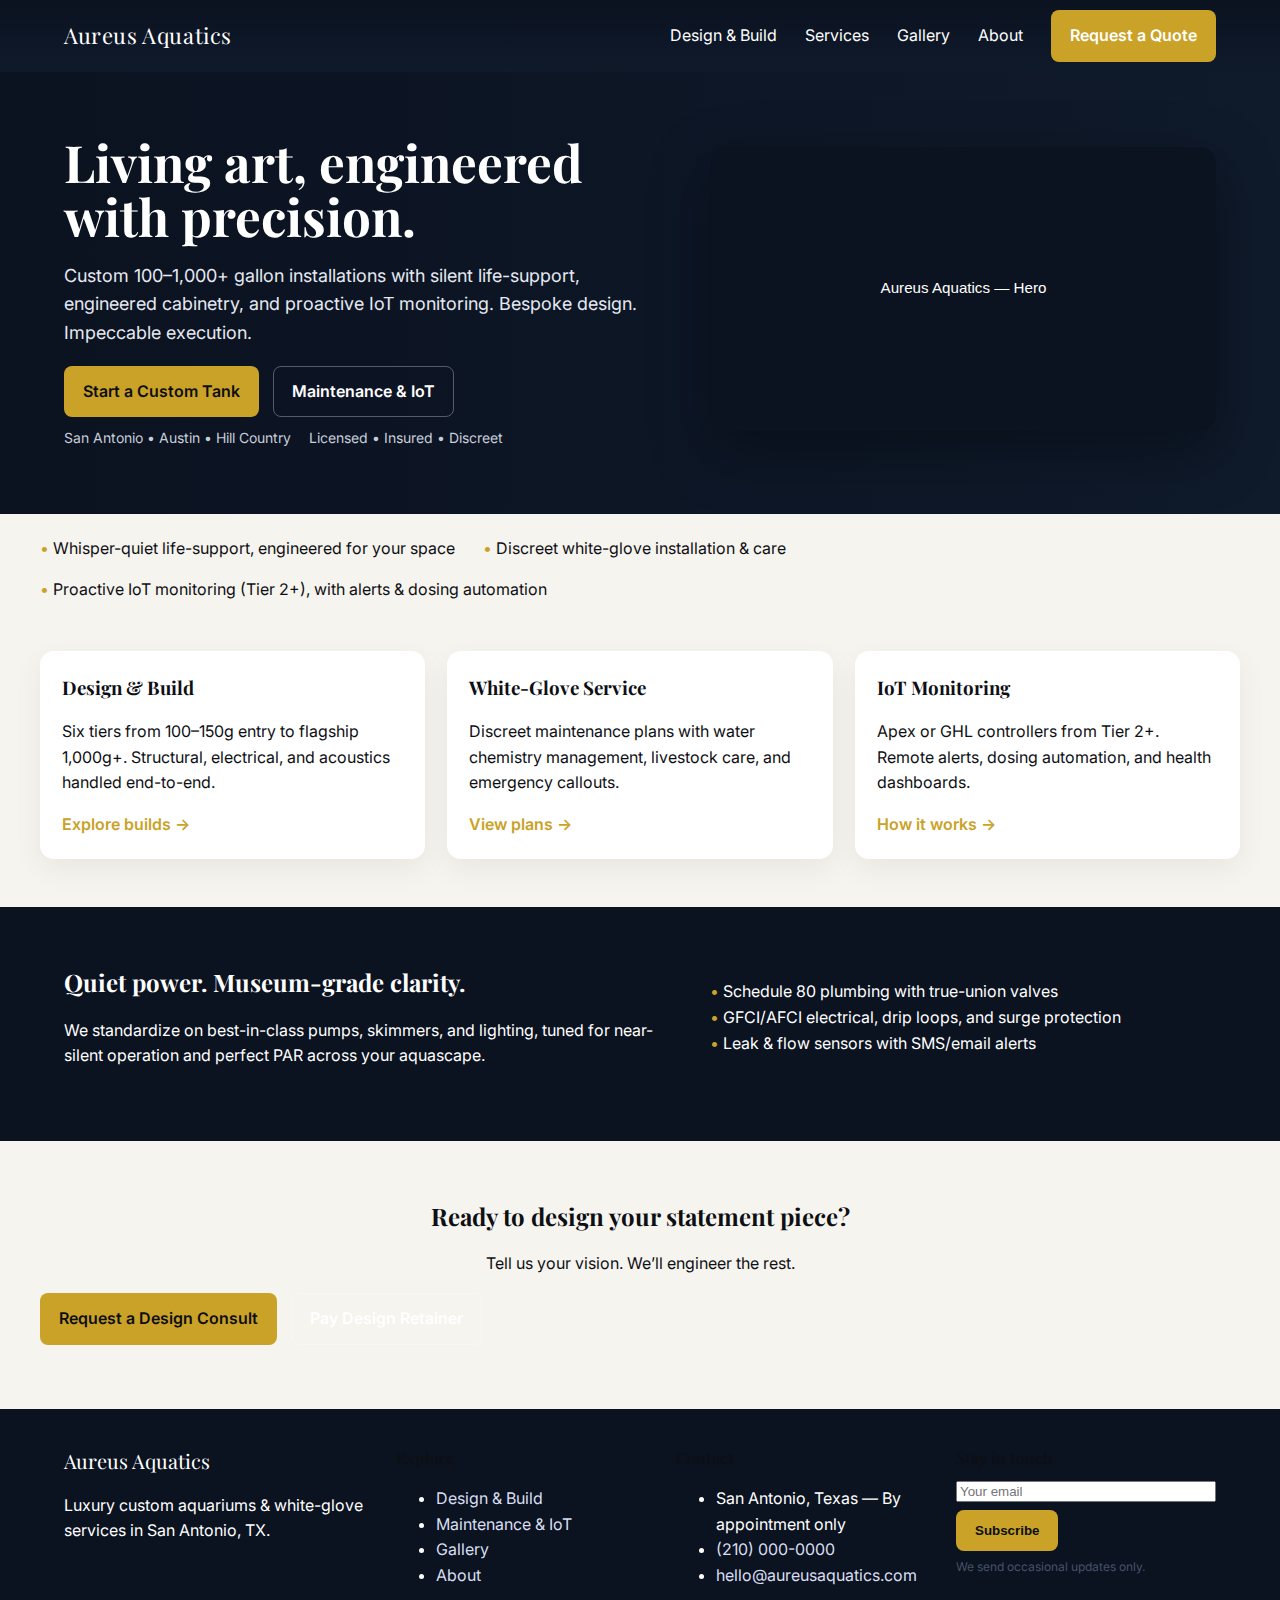
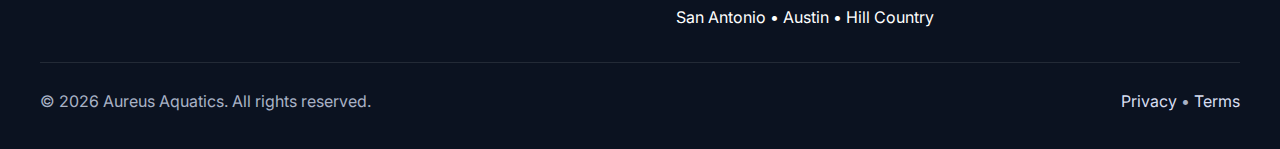
<file: index.html>
<!doctype html>
<html lang="en">
<head>
  <meta charset="utf-8"><meta name="viewport" content="width=device-width, initial-scale=1">
  <title>Home | Aureus Aquatics</title>
  <meta name="description" content="Aureus Aquatics — Luxury custom aquariums, design & build, and white-glove maintenance with IoT monitoring in San Antonio, Austin, and the Hill Country.">
  <meta name="google-site-verification" content="google-site-verification=YOUR_SEARCH_CONSOLE_TOKEN">
  <link rel="preconnect" href="https://fonts.googleapis.com"><link rel="preconnect" href="https://fonts.gstatic.com" crossorigin>
  <link href="https://fonts.googleapis.com/css2?family=Playfair+Display:wght@500;600;700&family=Inter:wght@300;400;500;600&display=swap" rel="stylesheet">
  <link rel="stylesheet" href="/css/styles.css">
  <link rel="icon" href="/assets/favicon.svg" type="image/svg+xml">
  <script async src="https://www.googletagmanager.com/gtag/js?id=G-FR7NBJXR1P"></script>
  <script>window.dataLayer=window.dataLayer||[];function gtag(){dataLayer.push(arguments)};gtag('js',new Date());gtag('config','G-FR7NBJXR1P');</script>
  <script type="application/ld+json">
  {
    "@context":"https://schema.org","@type":"LocalBusiness","name":"Aureus Aquatics",
    "image":"/assets/og-cover.jpg","url":"https://www.aureusaquatics.com","telephone":"+1-210-000-0000",
    "address":{"@type":"PostalAddress","addressLocality":"San Antonio","addressRegion":"TX","addressCountry":"US"},
    "areaServed":["San Antonio metro","Austin","Texas Hill Country"],
    "openingHoursSpecification":[
      {"@type":"OpeningHoursSpecification","dayOfWeek":["Monday","Tuesday","Wednesday","Thursday","Friday"],"opens":"09:00","closes":"18:00"},
      {"@type":"OpeningHoursSpecification","dayOfWeek":["Saturday"],"opens":"09:00","closes":"18:00","description":"By appointment only"}
    ],
    "description":"Luxury custom aquariums, design & build, and white-glove maintenance with IoT monitoring."
  }
  </script>
</head>
<body class="theme">
<header class="site-header">
  <div class="container nav">
    <a class="brand wordmark" href="/index.html" aria-label="Aureus Aquatics">Aureus Aquatics</a>
    <nav class="primary-nav" id="nav">
      <a href="/index.html>Home</a>
      <a href="/design-build.html">Design &amp; Build</a>
      <a href="/services.html">Services</a>
      <a href="/gallery.html">Gallery</a>
      <a href="/about.html">About</a>
      <a class="btn btn-gold" href="/contact.html">Request a Quote</a>
    </nav>
    <button class="hamburger" aria-label="Open navigation" onclick="toggleNav()"><span></span><span></span><span></span></button>
  </div>
</header>

<section class="hero">
  <div class="container hero-inner">
    <div class="hero-copy">
      <h1>Living art, engineered with precision.</h1>
      <p>Custom 100–1,000+ gallon installations with silent life-support, engineered cabinetry, and proactive IoT monitoring. Bespoke design. Impeccable execution.</p>
      <div class="cta-row">
        <a class="btn btn-gold" href="/design-build.html">Start a Custom Tank</a>
        <a class="btn btn-ghost" href="/services.html">Maintenance &amp; IoT</a>
      </div>
      <ul class="trust">
        <li>San Antonio • Austin • Hill Country</li>
        <li>Licensed • Insured • Discreet</li>
      </ul>
    </div>
    <div class="hero-media">
      <img src="/assets/hero.svg" alt="Luxury reef aquarium">
    </div>
  </div>
</section>

<section class="promises container">
  <ul class="promise-list">
    <li>Whisper-quiet life-support, engineered for your space</li>
    <li>Discreet white-glove installation &amp; care</li>
    <li>Proactive IoT monitoring (Tier 2+), with alerts &amp; dosing automation</li>
  </ul>
</section>

<section class="pillars container">
  <div class="pillar">
    <h3>Design &amp; Build</h3>
    <p>Six tiers from 100–150g entry to flagship 1,000g+. Structural, electrical, and acoustics handled end-to-end.</p>
    <a href="/design-build.html" class="link">Explore builds →</a>
  </div>
  <div class="pillar">
    <h3>White-Glove Service</h3>
    <p>Discreet maintenance plans with water chemistry management, livestock care, and emergency callouts.</p>
    <a href="/services.html" class="link">View plans →</a>
  </div>
  <div class="pillar">
    <h3>IoT Monitoring</h3>
    <p>Apex or GHL controllers from Tier 2+. Remote alerts, dosing automation, and health dashboards.</p>
    <a href="/services.html#iot" class="link">How it works →</a>
  </div>
</section>

<section class="band band-dark">
  <div class="container band-grid">
    <div>
      <h2>Quiet power. Museum-grade clarity.</h2>
      <p>We standardize on best-in-class pumps, skimmers, and lighting, tuned for near-silent operation and perfect PAR across your aquascape.</p>
    </div>
    <ul class="spec-list">
      <li>Schedule 80 plumbing with true-union valves</li>
      <li>GFCI/AFCI electrical, drip loops, and surge protection</li>
      <li>Leak &amp; flow sensors with SMS/email alerts</li>
    </ul>
  </div>
</section>

<section class="cta container center">
  <h2>Ready to design your statement piece?</h2>
  <p>Tell us your vision. We’ll engineer the rest.</p>
  <div class="cta-row center">
    <a class="btn btn-gold" href="/contact.html">Request a Design Consult</a>
    <a class="btn btn-ghost" href="https://checkout.stripe.com/pay/YOUR_CHECKOUT_LINK">Pay Design Retainer</a>
  </div>
</section>

<footer class="site-footer">
  <div class="container footer-grid">
    <div>
      <div class="wordmark-foot">Aureus Aquatics</div>
      <p>Luxury custom aquariums &amp; white-glove services in San Antonio, TX.</p>
    </div>
    <div>
      <h4>Explore</h4>
      <ul>
        <li><a href="/design-build.html">Design &amp; Build</a></li>
        <li><a href="/services.html">Maintenance &amp; IoT</a></li>
        <li><a href="/gallery.html">Gallery</a></li>
        <li><a href="/about.html">About</a></li>
      </ul>
    </div>
    <div>
      <h4>Contact</h4>
      <ul>
        <li>San Antonio, Texas — By appointment only</li>
        <li><a href="tel:+12100000000">(210) 000-0000</a></li>
        <li><a href="mailto:hello@aureusaquatics.com">hello@aureusaquatics.com</a></li>
      </ul>
      <p class="service-area">San Antonio • Austin • Hill Country</p>
    </div>
    <div>
      <h4>Stay in touch</h4>
      <form class="subscribe" action="https://YOUR_DC.list-manage.com/subscribe/post?u=YOUR_U_ID&amp;id=YOUR_LIST_ID" method="post" target="_blank" novalidate>
        <input type="email" name="EMAIL" placeholder="Your email" required>
        <button class="btn btn-gold" type="submit">Subscribe</button>
        <small class="note">We send occasional updates only.</small>
      </form>
    </div>
  </div>
  <div class="container fineprint">
    <p>© <span id="year"></span> Aureus Aquatics. All rights reserved.</p>
    <p><a href="/privacy.html">Privacy</a> • <a href="/terms.html">Terms</a></p>
  </div>
</footer>
<script src="/js/main.js"></script>
</body>
</html>
</file>
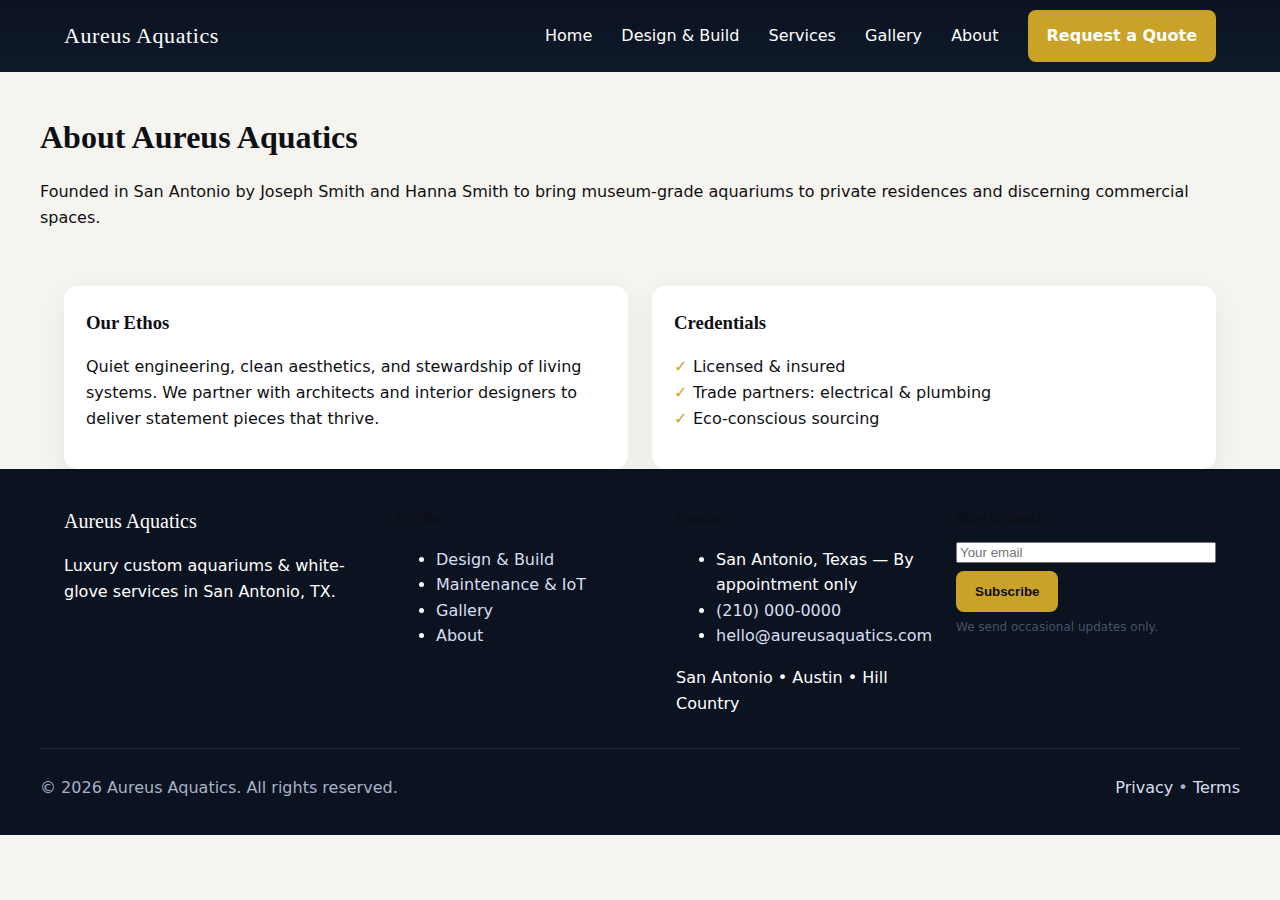
<file: about.html>
<!doctype html>
<html lang="en"><head>
  <meta charset="utf-8"><meta name="viewport" content="width=device-width, initial-scale=1">
  <title>About | Aureus Aquatics</title>
  <meta name="description" content="Quiet engineering, clean aesthetics, and stewardship of living systems.">
  <link rel="stylesheet" href="/css/styles.css"><link rel="icon" href="/assets/favicon.svg" type="image/svg+xml">
</head><body class="theme">
<header class="site-header"><div class="container nav">
  <a class="brand wordmark" href="/index.html">Aureus Aquatics</a>
  <nav class="primary-nav" id="nav">
    <a href="/index.html">Home</a>
    <a href="/design-build.html">Design &amp; Build</a>
    <a href="/services.html">Services</a>
    <a href="/gallery.html">Gallery</a>
    <a href="/about.html" aria-current="page">About</a>
    <a class="btn btn-gold" href="/contact.html">Request a Quote</a>
  </nav><button class="hamburger" onclick="toggleNav()"><span></span><span></span><span></span></button>
</div></header>

<section class="page-hero container">
  <h1>About Aureus Aquatics</h1>
  <p>Founded in San Antonio by Joseph Smith and Hanna Smith to bring museum-grade aquariums to private residences and discerning commercial spaces.</p>
</section>

<section class="container grid-2">
  <div class="card">
    <h3>Our Ethos</h3>
    <p>Quiet engineering, clean aesthetics, and stewardship of living systems. We partner with architects and interior designers to deliver statement pieces that thrive.</p>
  </div>
  <div class="card">
    <h3>Credentials</h3>
    <ul class="check">
      <li>Licensed &amp; insured</li>
      <li>Trade partners: electrical &amp; plumbing</li>
      <li>Eco-conscious sourcing</li>
    </ul>
  </div>
</section>

<footer class="site-footer"><div class="container footer-grid">
  <div><div class="wordmark-foot">Aureus Aquatics</div><p>Luxury custom aquariums &amp; white-glove services in San Antonio, TX.</p></div>
  <div><h4>Explore</h4><ul><li><a href="/design-build.html">Design &amp; Build</a></li><li><a href="/services.html">Maintenance &amp; IoT</a></li><li><a href="/gallery.html">Gallery</a></li><li><a href="/about.html">About</a></li></ul></div>
  <div><h4>Contact</h4><ul><li>San Antonio, Texas — By appointment only</li><li><a href="tel:+12100000000">(210) 000-0000</a></li><li><a href="mailto:hello@aureusaquatics.com">hello@aureusaquatics.com</a></li></ul><p class="service-area">San Antonio • Austin • Hill Country</p></div>
  <div><h4>Stay in touch</h4><form class="subscribe" action="https://YOUR_DC.list-manage.com/subscribe/post?u=YOUR_U_ID&amp;id=YOUR_LIST_ID" method="post" target="_blank" novalidate><input type="email" name="EMAIL" placeholder="Your email" required><button class="btn btn-gold" type="submit">Subscribe</button><small class="note">We send occasional updates only.</small></form></div>
</div><div class="container fineprint"><p>© <span id="year"></span> Aureus Aquatics. All rights reserved.</p><p><a href="/privacy.html">Privacy</a> • <a href="/terms.html">Terms</a></p></div></footer>
<script src="/js/main.js"></script>
</body></html>
</file>
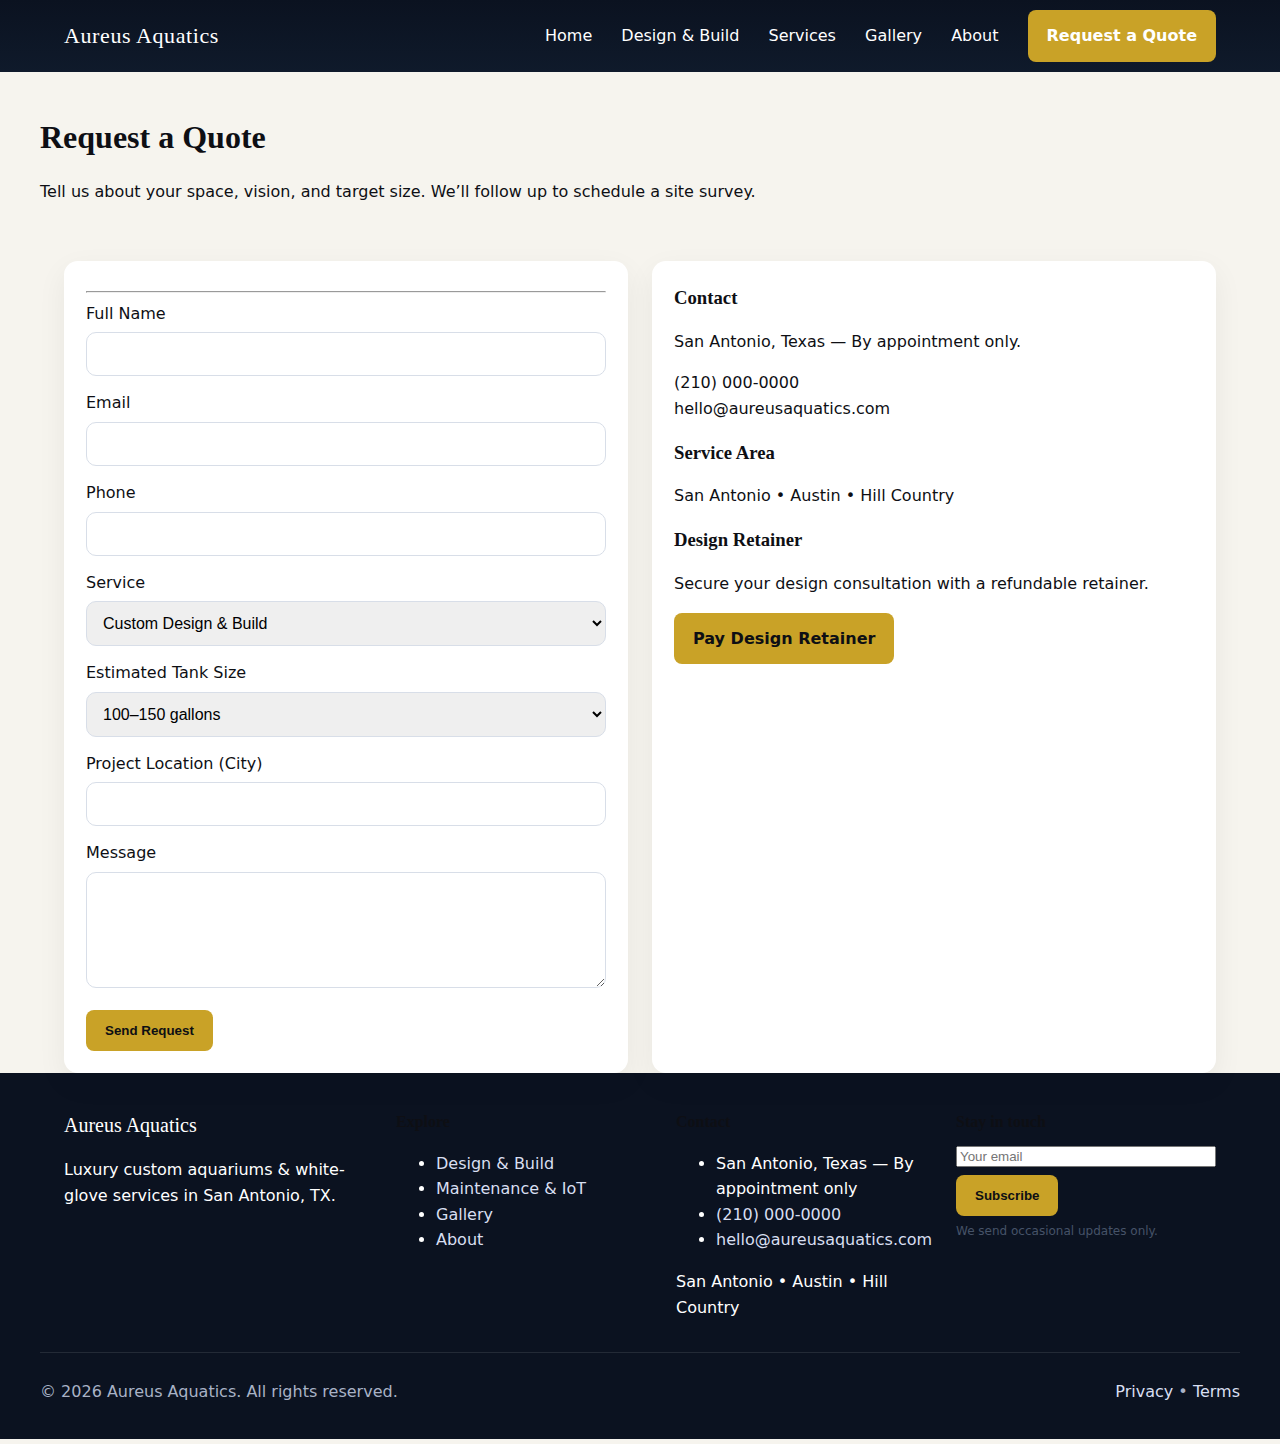
<file: contact.html>
<!doctype html>
<html lang="en"><head>
  <meta charset="utf-8"><meta name="viewport" content="width=device-width, initial-scale=1">
  <title>Contact & Quote | Aureus Aquatics</title>
  <meta name="description" content="Request a quote for custom aquariums or maintenance plans in San Antonio, Austin, and the Hill Country.">
  <link rel="stylesheet" href="/css/styles.css"><link rel="icon" href="/assets/favicon.svg" type="image/svg+xml">
</head><body class="theme">
<header class="site-header"><div class="container nav">
  <a class="brand wordmark" href="/index.html">Aureus Aquatics</a>
  <nav class="primary-nav" id="nav">
    <a href="/index.html">Home</a>
    <a href="/design-build.html">Design &amp; Build</a>
    <a href="/services.html">Services</a>
    <a href="/gallery.html">Gallery</a>
    <a href="/about.html">About</a>
    <a class="btn btn-gold" href="/contact.html" aria-current="page">Request a Quote</a>
  </nav><button class="hamburger" onclick="toggleNav()"><span></span><span></span><span></span></button>
</div></header>

<section class="page-hero container">
  <h1>Request a Quote</h1>
  <p>Tell us about your space, vision, and target size. We’ll follow up to schedule a site survey.</p>
</section>

<section class="container grid-2">
  <div class="card form">
    <div class="hs-embed">
      <!-- HubSpot form embed placeholder: add your portalId and formId here -->
    </div>
    <hr class="or">
    <form class="fallback" method="post" action="https://formspree.io/f/YOUR_FORM_ID" onsubmit="return validateForm(this)">
      <div class="field"><label>Full Name</label><input name="name" required></div>
      <div class="field"><label>Email</label><input name="email" type="email" required></div>
      <div class="field"><label>Phone</label><input name="phone" type="tel"></div>
      <div class="field"><label>Service</label>
        <select name="service">
          <option>Custom Design & Build</option>
          <option>Maintenance & IoT</option>
          <option>Both</option>
        </select>
      </div>
      <div class="field"><label>Estimated Tank Size</label>
        <select name="size">
          <option>100–150 gallons</option>
          <option>150–300 gallons</option>
          <option>300–600 gallons</option>
          <option>600–1,000+ gallons</option>
        </select>
      </div>
      <div class="field"><label>Project Location (City)</label><input name="city" required></div>
      <div class="field"><label>Message</label><textarea name="message" rows="5"></textarea></div>
      <button class="btn btn-gold">Send Request</button>
    </form>
    <!-- Optional booking button — uncomment when ready -->
    <!-- <p><a class="btn btn-ghost" href="https://calendly.com/YOUR_LINK/30min">Schedule a Design Consult</a></p> -->
  </div>
  <div class="card">
    <h3>Contact</h3>
    <p>San Antonio, Texas — By appointment only.</p>
    <p><a href="tel:+12100000000">(210) 000-0000</a><br><a href="mailto:hello@aureusaquatics.com">hello@aureusaquatics.com</a></p>
    <h3>Service Area</h3>
    <p>San Antonio • Austin • Hill Country</p>
    <h3>Design Retainer</h3>
    <p>Secure your design consultation with a refundable retainer.</p>
    <a class="btn btn-gold" href="https://checkout.stripe.com/pay/YOUR_CHECKOUT_LINK" target="_blank" rel="noopener">Pay Design Retainer</a>
  </div>
</section>

<footer class="site-footer"><div class="container footer-grid">
  <div><div class="wordmark-foot">Aureus Aquatics</div><p>Luxury custom aquariums &amp; white-glove services in San Antonio, TX.</p></div>
  <div><h4>Explore</h4><ul><li><a href="/design-build.html">Design &amp; Build</a></li><li><a href="/services.html">Maintenance &amp; IoT</a></li><li><a href="/gallery.html">Gallery</a></li><li><a href="/about.html">About</a></li></ul></div>
  <div><h4>Contact</h4><ul><li>San Antonio, Texas — By appointment only</li><li><a href="tel:+12100000000">(210) 000-0000</a></li><li><a href="mailto:hello@aureusaquatics.com">hello@aureusaquatics.com</a></li></ul><p class="service-area">San Antonio • Austin • Hill Country</p></div>
  <div><h4>Stay in touch</h4><form class="subscribe" action="https://YOUR_DC.list-manage.com/subscribe/post?u=YOUR_U_ID&amp;id=YOUR_LIST_ID" method="post" target="_blank" novalidate><input type="email" name="EMAIL" placeholder="Your email" required><button class="btn btn-gold" type="submit">Subscribe</button><small class="note">We send occasional updates only.</small></form></div>
</div><div class="container fineprint"><p>© <span id="year"></span> Aureus Aquatics. All rights reserved.</p><p><a href="/privacy.html">Privacy</a> • <a href="/terms.html">Terms</a></p></div></footer>
<script src="/js/main.js"></script>
</body></html>
</file>
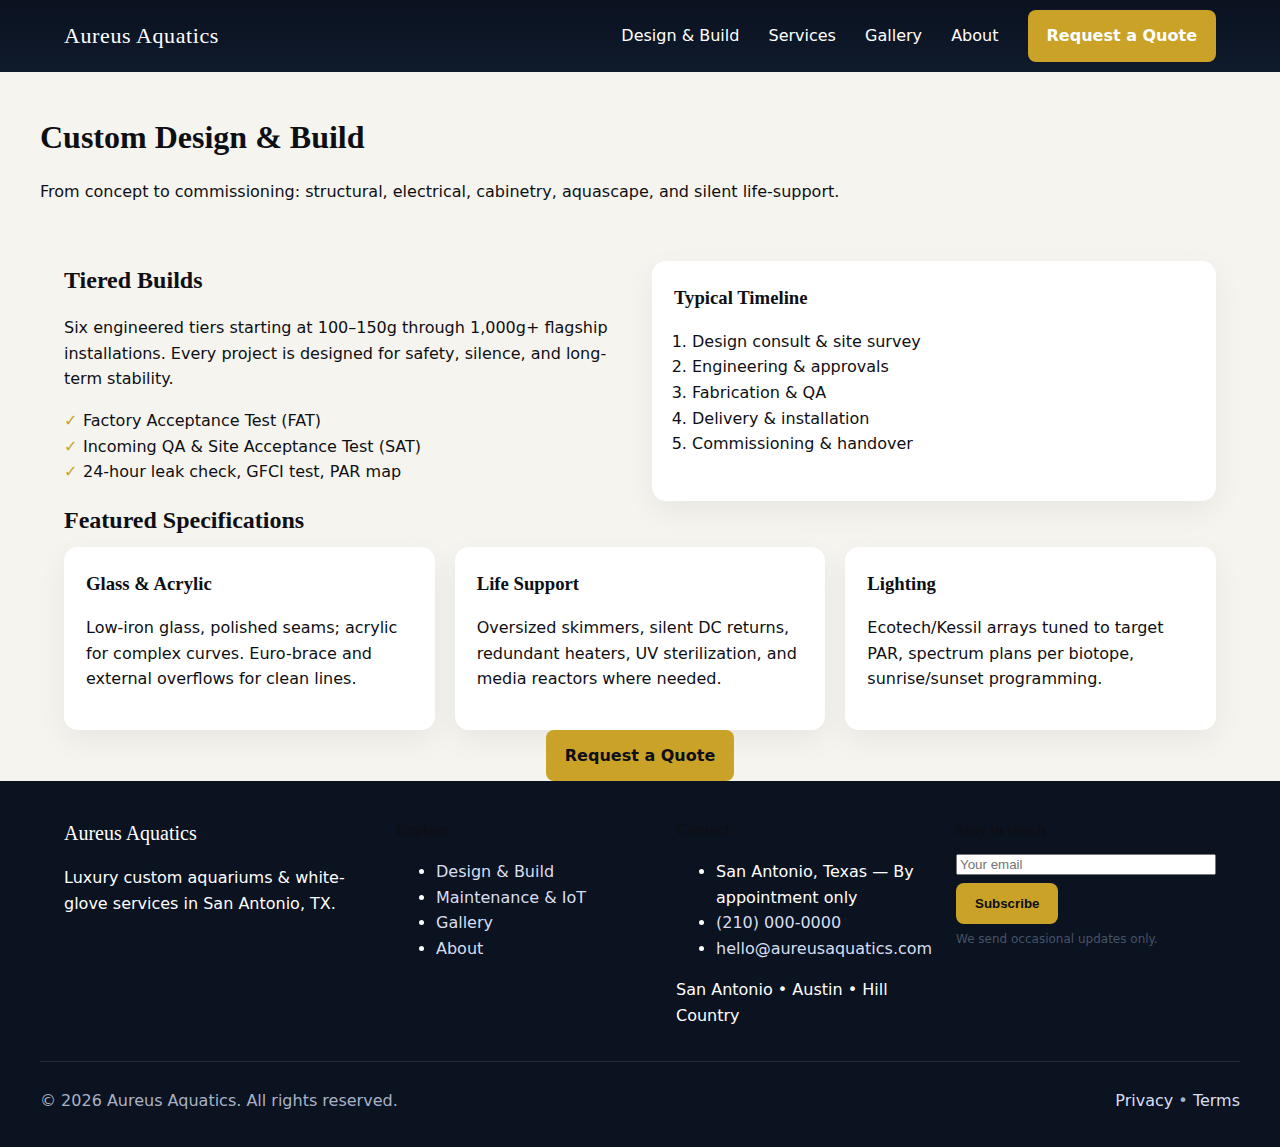
<file: design-build.html>
<!doctype html>
<html lang="en"><head>
  <meta charset="utf-8"><meta name="viewport" content="width=device-width, initial-scale=1">
  <title>Design & Build | Aureus Aquatics</title>
  <meta name="description" content="Custom aquariums from concept to commissioning: structural, electrical, cabinetry, aquascape, and silent life-support.">
  <link rel="stylesheet" href="/css/styles.css"><link rel="icon" href="/assets/favicon.svg" type="image/svg+xml">
</head><body class="theme">
<header class="site-header"><div class="container nav">
  <a class="brand wordmark" href="/index.html">Aureus Aquatics</a>
  <nav class="primary-nav" id="nav">
    <a href="/design-build.html" aria-current="page">Design &amp; Build</a>
    <a href="/services.html">Services</a>
    <a href="/gallery.html">Gallery</a>
    <a href="/about.html">About</a>
    <a class="btn btn-gold" href="/contact.html">Request a Quote</a>
  </nav><button class="hamburger" onclick="toggleNav()"><span></span><span></span><span></span></button>
</div></header>

<section class="page-hero container">
  <h1>Custom Design &amp; Build</h1>
  <p>From concept to commissioning: structural, electrical, cabinetry, aquascape, and silent life-support.</p>
</section>

<section class="container grid-2">
  <div>
    <h2>Tiered Builds</h2>
    <p>Six engineered tiers starting at 100–150g through 1,000g+ flagship installations. Every project is designed for safety, silence, and long-term stability.</p>
    <ul class="check">
      <li>Factory Acceptance Test (FAT)</li>
      <li>Incoming QA &amp; Site Acceptance Test (SAT)</li>
      <li>24-hour leak check, GFCI test, PAR map</li>
    </ul>
  </div>
  <div class="card">
    <h3>Typical Timeline</h3>
    <ol class="timeline">
      <li>Design consult &amp; site survey</li>
      <li>Engineering &amp; approvals</li>
      <li>Fabrication &amp; QA</li>
      <li>Delivery &amp; installation</li>
      <li>Commissioning &amp; handover</li>
    </ol>
  </div>
</section>

<section class="container">
  <h2>Featured Specifications</h2>
  <div class="spec-cards">
    <article class="card"><h3>Glass &amp; Acrylic</h3><p>Low-iron glass, polished seams; acrylic for complex curves. Euro-brace and external overflows for clean lines.</p></article>
    <article class="card"><h3>Life Support</h3><p>Oversized skimmers, silent DC returns, redundant heaters, UV sterilization, and media reactors where needed.</p></article>
    <article class="card"><h3>Lighting</h3><p>Ecotech/Kessil arrays tuned to target PAR, spectrum plans per biotope, sunrise/sunset programming.</p></article>
  </div>
</section>

<section class="container center">
  <a class="btn btn-gold" href="/contact.html">Request a Quote</a>
</section>

<footer class="site-footer"><div class="container footer-grid">
  <div><div class="wordmark-foot">Aureus Aquatics</div><p>Luxury custom aquariums &amp; white-glove services in San Antonio, TX.</p></div>
  <div><h4>Explore</h4><ul><li><a href="/design-build.html">Design &amp; Build</a></li><li><a href="/services.html">Maintenance &amp; IoT</a></li><li><a href="/gallery.html">Gallery</a></li><li><a href="/about.html">About</a></li></ul></div>
  <div><h4>Contact</h4><ul><li>San Antonio, Texas — By appointment only</li><li><a href="tel:+12100000000">(210) 000-0000</a></li><li><a href="mailto:hello@aureusaquatics.com">hello@aureusaquatics.com</a></li></ul><p class="service-area">San Antonio • Austin • Hill Country</p></div>
  <div><h4>Stay in touch</h4><form class="subscribe" action="https://YOUR_DC.list-manage.com/subscribe/post?u=YOUR_U_ID&amp;id=YOUR_LIST_ID" method="post" target="_blank" novalidate><input type="email" name="EMAIL" placeholder="Your email" required><button class="btn btn-gold" type="submit">Subscribe</button><small class="note">We send occasional updates only.</small></form></div>
</div><div class="container fineprint"><p>© <span id="year"></span> Aureus Aquatics. All rights reserved.</p><p><a href="/privacy.html">Privacy</a> • <a href="/terms.html">Terms</a></p></div></footer>
<script src="/js/main.js"></script>
</body></html>
</file>
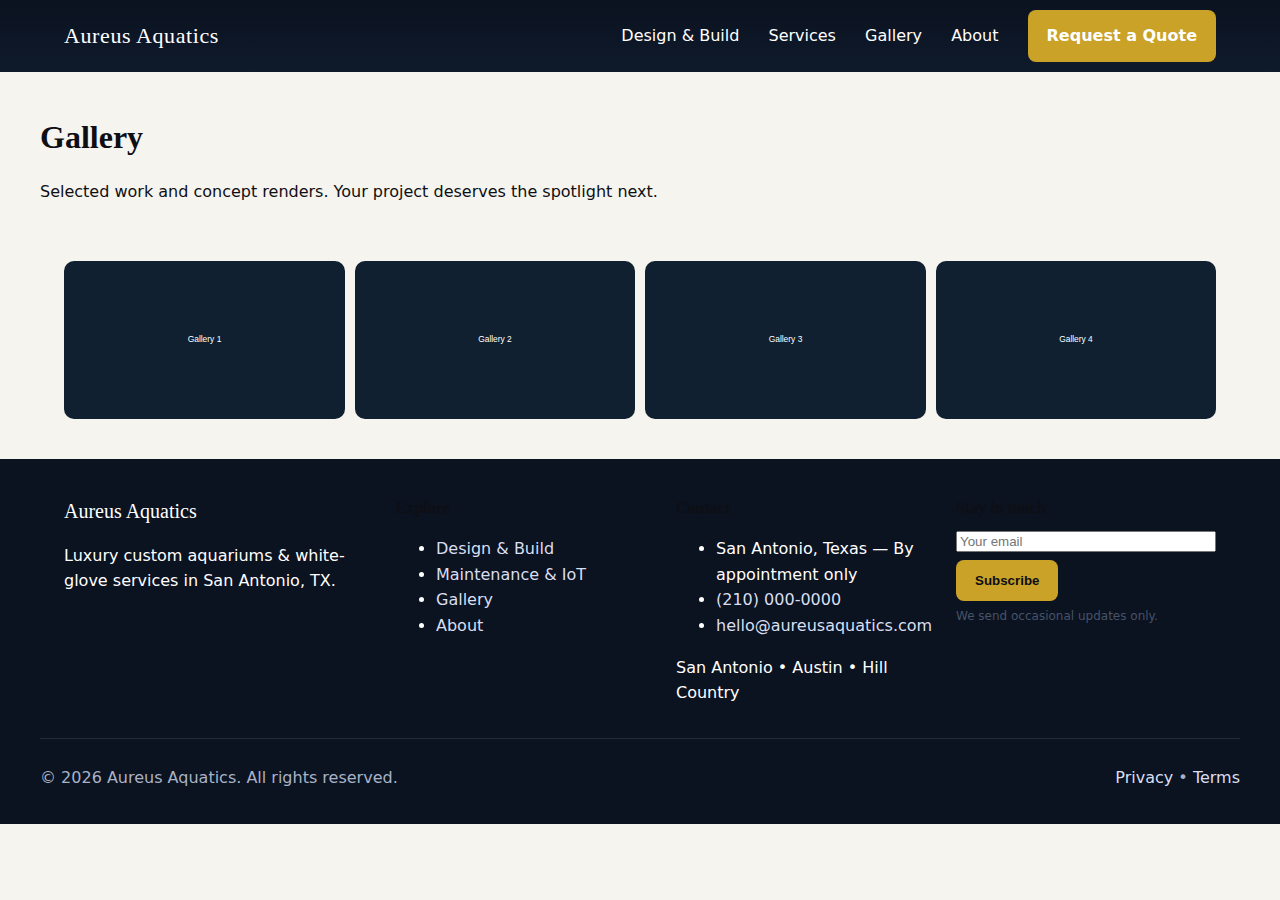
<file: gallery.html>
<!doctype html>
<html lang="en"><head>
  <meta charset="utf-8"><meta name="viewport" content="width=device-width, initial-scale=1">
  <title>Gallery | Aureus Aquatics</title>
  <meta name="description" content="Selected work and concept renders. Your project deserves the spotlight next.">
  <link rel="stylesheet" href="/css/styles.css"><link rel="icon" href="/assets/favicon.svg" type="image/svg+xml">
</head><body class="theme">
<header class="site-header"><div class="container nav">
  <a class="brand wordmark" href="/index.html">Aureus Aquatics</a>
  <nav class="primary-nav" id="nav">
    <a href="/design-build.html">Design &amp; Build</a>
    <a href="/services.html">Services</a>
    <a href="/gallery.html" aria-current="page">Gallery</a>
    <a href="/about.html">About</a>
    <a class="btn btn-gold" href="/contact.html">Request a Quote</a>
  </nav><button class="hamburger" onclick="toggleNav()"><span></span><span></span><span></span></button>
</div></header>

<section class="page-hero container"><h1>Gallery</h1><p>Selected work and concept renders. Your project deserves the spotlight next.</p></section>
<section class="container gallery-grid">
  <img src="/assets/gallery-1.svg" alt="Aquarium 1">
  <img src="/assets/gallery-2.svg" alt="Aquarium 2">
  <img src="/assets/gallery-3.svg" alt="Aquarium 3">
  <img src="/assets/gallery-4.svg" alt="Aquarium 4">
</section>

<footer class="site-footer"><div class="container footer-grid">
  <div><div class="wordmark-foot">Aureus Aquatics</div><p>Luxury custom aquariums &amp; white-glove services in San Antonio, TX.</p></div>
  <div><h4>Explore</h4><ul><li><a href="/design-build.html">Design &amp; Build</a></li><li><a href="/services.html">Maintenance &amp; IoT</a></li><li><a href="/gallery.html">Gallery</a></li><li><a href="/about.html">About</a></li></ul></div>
  <div><h4>Contact</h4><ul><li>San Antonio, Texas — By appointment only</li><li><a href="tel:+12100000000">(210) 000-0000</a></li><li><a href="mailto:hello@aureusaquatics.com">hello@aureusaquatics.com</a></li></ul><p class="service-area">San Antonio • Austin • Hill Country</p></div>
  <div><h4>Stay in touch</h4><form class="subscribe" action="https://YOUR_DC.list-manage.com/subscribe/post?u=YOUR_U_ID&amp;id=YOUR_LIST_ID" method="post" target="_blank" novalidate><input type="email" name="EMAIL" placeholder="Your email" required><button class="btn btn-gold" type="submit">Subscribe</button><small class="note">We send occasional updates only.</small></form></div>
</div><div class="container fineprint"><p>© <span id="year"></span> Aureus Aquatics. All rights reserved.</p><p><a href="/privacy.html">Privacy</a> • <a href="/terms.html">Terms</a></p></div></footer>
<script src="/js/main.js"></script>
</body></html>
</file>
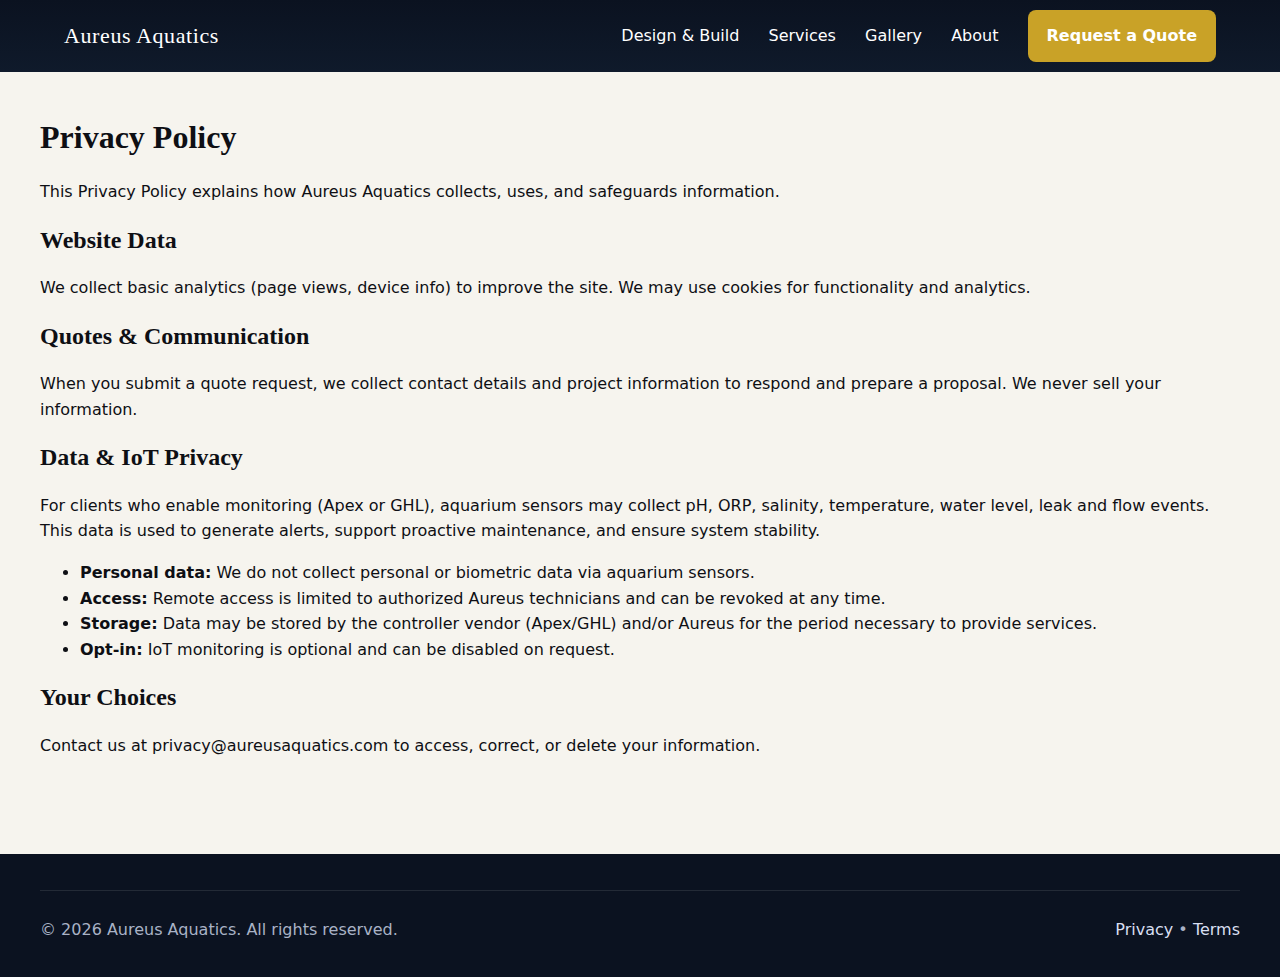
<file: privacy.html>
<!doctype html>
<html lang="en"><head>
  <meta charset="utf-8"><meta name="viewport" content="width=device-width, initial-scale=1">
  <title>Privacy Policy | Aureus Aquatics</title>
  <meta name="description" content="Privacy policy including Data & IoT Privacy for Apex/GHL monitoring.">
  <link rel="stylesheet" href="/css/styles.css"><link rel="icon" href="/assets/favicon.svg" type="image/svg+xml">
</head><body class="theme">
<header class="site-header"><div class="container nav">
  <a class="brand wordmark" href="/index.html">Aureus Aquatics</a>
  <nav class="primary-nav" id="nav">
    <a href="/design-build.html">Design &amp; Build</a>
    <a href="/services.html">Services</a>
    <a href="/gallery.html">Gallery</a>
    <a href="/about.html">About</a>
    <a class="btn btn-gold" href="/contact.html">Request a Quote</a>
  </nav><button class="hamburger" onclick="toggleNav()"><span></span><span></span><span></span></button>
</div></header>

<section class="container page-legal">
  <h1>Privacy Policy</h1>
  <p>This Privacy Policy explains how Aureus Aquatics collects, uses, and safeguards information.</p>

  <h2>Website Data</h2>
  <p>We collect basic analytics (page views, device info) to improve the site. We may use cookies for functionality and analytics.</p>

  <h2>Quotes & Communication</h2>
  <p>When you submit a quote request, we collect contact details and project information to respond and prepare a proposal. We never sell your information.</p>

  <h2>Data &amp; IoT Privacy</h2>
  <p>For clients who enable monitoring (Apex or GHL), aquarium sensors may collect pH, ORP, salinity, temperature, water level, leak and flow events. This data is used to generate alerts, support proactive maintenance, and ensure system stability.</p>
  <ul>
    <li><strong>Personal data:</strong> We do not collect personal or biometric data via aquarium sensors.</li>
    <li><strong>Access:</strong> Remote access is limited to authorized Aureus technicians and can be revoked at any time.</li>
    <li><strong>Storage:</strong> Data may be stored by the controller vendor (Apex/GHL) and/or Aureus for the period necessary to provide services.</li>
    <li><strong>Opt-in:</strong> IoT monitoring is optional and can be disabled on request.</li>
  </ul>

  <h2>Your Choices</h2>
  <p>Contact us at <a href="mailto:privacy@aureusaquatics.com">privacy@aureusaquatics.com</a> to access, correct, or delete your information.</p>
</section>

<footer class="site-footer"><div class="container fineprint"><p>© <span id="year"></span> Aureus Aquatics. All rights reserved.</p><p><a href="/privacy.html">Privacy</a> • <a href="/terms.html">Terms</a></p></div></footer>
<script src="/js/main.js"></script>
</body></html>
</file>
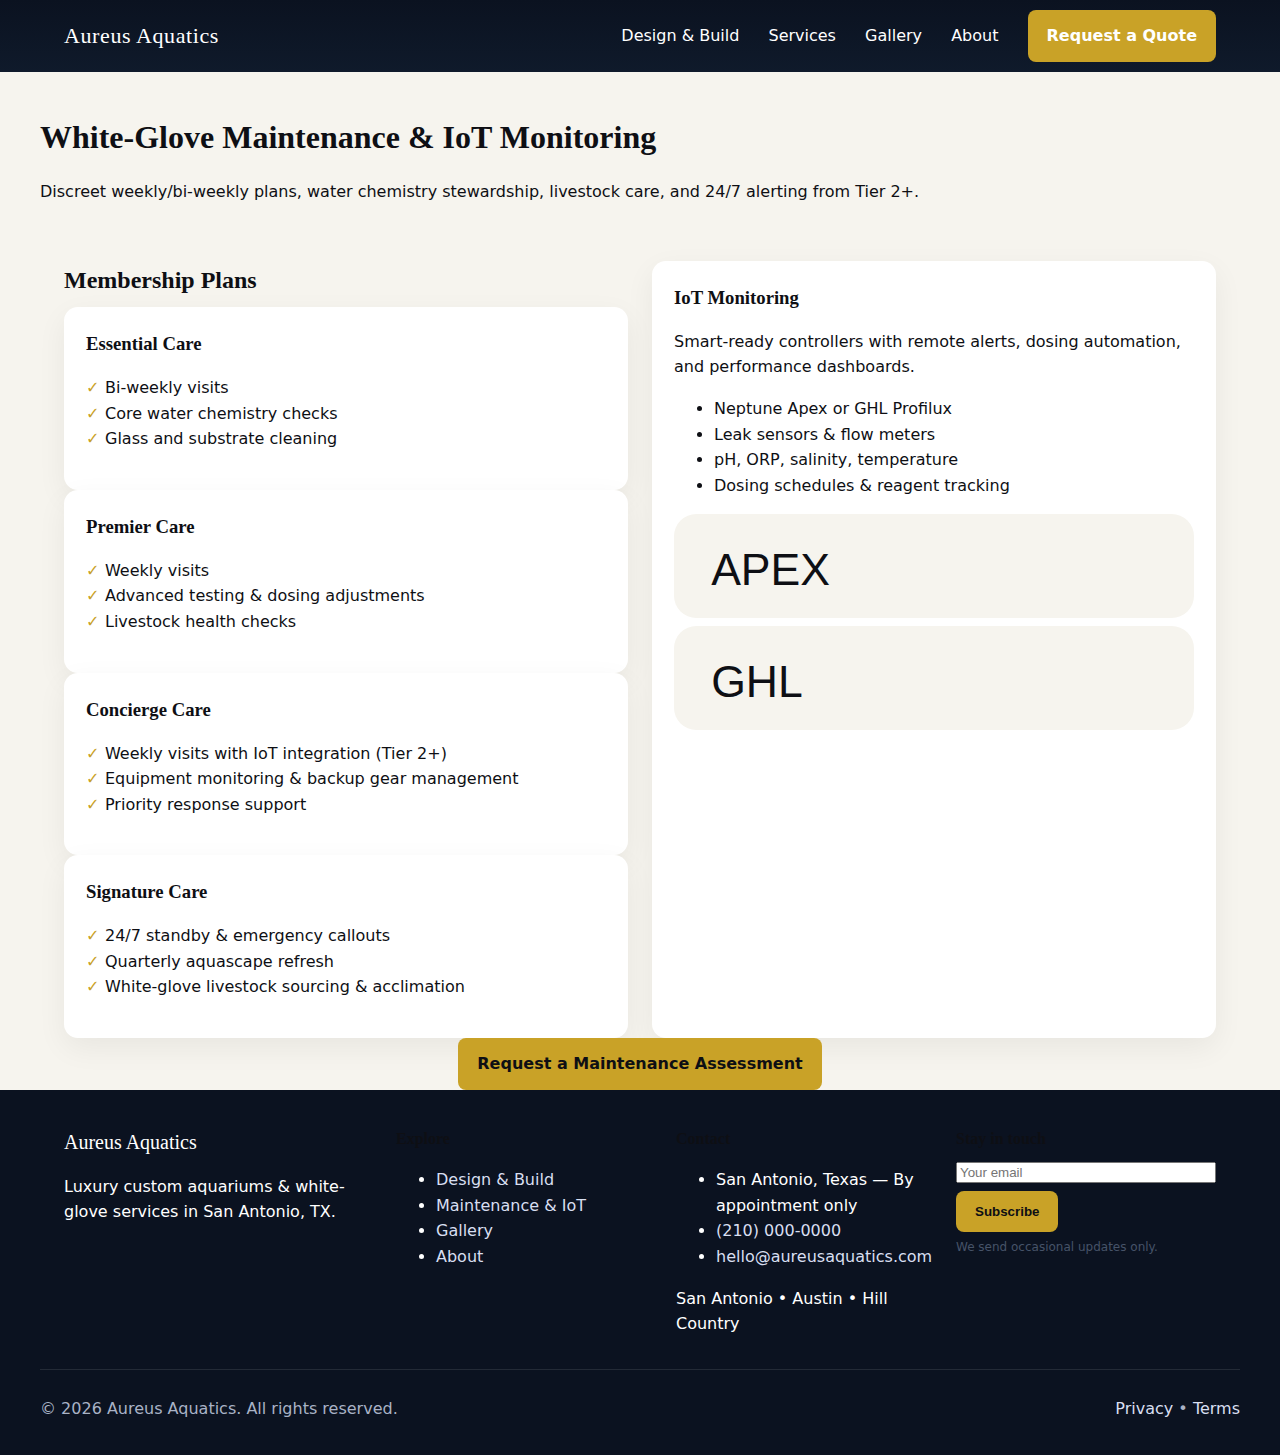
<file: services.html>
<!doctype html>
<html lang="en"><head>
  <meta charset="utf-8"><meta name="viewport" content="width=device-width, initial-scale=1">
  <title>Services & Maintenance | Aureus Aquatics</title>
  <meta name="description" content="White-glove maintenance and IoT monitoring: Essential, Premier, Concierge, and Signature plans.">
  <link rel="stylesheet" href="/css/styles.css"><link rel="icon" href="/assets/favicon.svg" type="image/svg+xml">
</head><body class="theme">
<header class="site-header"><div class="container nav">
  <a class="brand wordmark" href="/index.html">Aureus Aquatics</a>
  <nav class="primary-nav" id="nav">
    <a href="/design-build.html">Design &amp; Build</a>
    <a href="/services.html" aria-current="page">Services</a>
    <a href="/gallery.html">Gallery</a>
    <a href="/about.html">About</a>
    <a class="btn btn-gold" href="/contact.html">Request a Quote</a>
  </nav><button class="hamburger" onclick="toggleNav()"><span></span><span></span><span></span></button>
</div></header>

<section class="page-hero container">
  <h1>White-Glove Maintenance &amp; IoT Monitoring</h1>
  <p>Discreet weekly/bi-weekly plans, water chemistry stewardship, livestock care, and 24/7 alerting from Tier 2+.</p>
</section>

<section class="container grid-2">
  <div>
    <h2>Membership Plans</h2>
    <div class="card"><h3>Essential Care</h3><ul class="check"><li>Bi-weekly visits</li><li>Core water chemistry checks</li><li>Glass and substrate cleaning</li></ul></div>
    <div class="card"><h3>Premier Care</h3><ul class="check"><li>Weekly visits</li><li>Advanced testing &amp; dosing adjustments</li><li>Livestock health checks</li></ul></div>
    <div class="card"><h3>Concierge Care</h3><ul class="check"><li>Weekly visits with IoT integration (Tier 2+)</li><li>Equipment monitoring &amp; backup gear management</li><li>Priority response support</li></ul></div>
    <div class="card"><h3>Signature Care</h3><ul class="check"><li>24/7 standby &amp; emergency callouts</li><li>Quarterly aquascape refresh</li><li>White-glove livestock sourcing &amp; acclimation</li></ul></div>
  </div>
  <div id="iot" class="card">
    <h3>IoT Monitoring</h3>
    <p>Smart-ready controllers with remote alerts, dosing automation, and performance dashboards.</p>
    <ul class="dash"><li>Neptune Apex or GHL Profilux</li><li>Leak sensors &amp; flow meters</li><li>pH, ORP, salinity, temperature</li><li>Dosing schedules &amp; reagent tracking</li></ul>
    <div class="brand-logos small"><img src="/assets/logo-apex.svg" alt="Neptune Apex"><img src="/assets/logo-ghl.svg" alt="GHL Profilux"></div>
  </div>
</section>

<section class="container center">
  <a class="btn btn-gold" href="/contact.html">Request a Maintenance Assessment</a>
</section>

<footer class="site-footer"><div class="container footer-grid">
  <div><div class="wordmark-foot">Aureus Aquatics</div><p>Luxury custom aquariums &amp; white-glove services in San Antonio, TX.</p></div>
  <div><h4>Explore</h4><ul><li><a href="/design-build.html">Design &amp; Build</a></li><li><a href="/services.html">Maintenance &amp; IoT</a></li><li><a href="/gallery.html">Gallery</a></li><li><a href="/about.html">About</a></li></ul></div>
  <div><h4>Contact</h4><ul><li>San Antonio, Texas — By appointment only</li><li><a href="tel:+12100000000">(210) 000-0000</a></li><li><a href="mailto:hello@aureusaquatics.com">hello@aureusaquatics.com</a></li></ul><p class="service-area">San Antonio • Austin • Hill Country</p></div>
  <div><h4>Stay in touch</h4><form class="subscribe" action="https://YOUR_DC.list-manage.com/subscribe/post?u=YOUR_U_ID&amp;id=YOUR_LIST_ID" method="post" target="_blank" novalidate><input type="email" name="EMAIL" placeholder="Your email" required><button class="btn btn-gold" type="submit">Subscribe</button><small class="note">We send occasional updates only.</small></form></div>
</div><div class="container fineprint"><p>© <span id="year"></span> Aureus Aquatics. All rights reserved.</p><p><a href="/privacy.html">Privacy</a> • <a href="/terms.html">Terms</a></p></div></footer>
<script src="/js/main.js"></script>
</body></html>
</file>
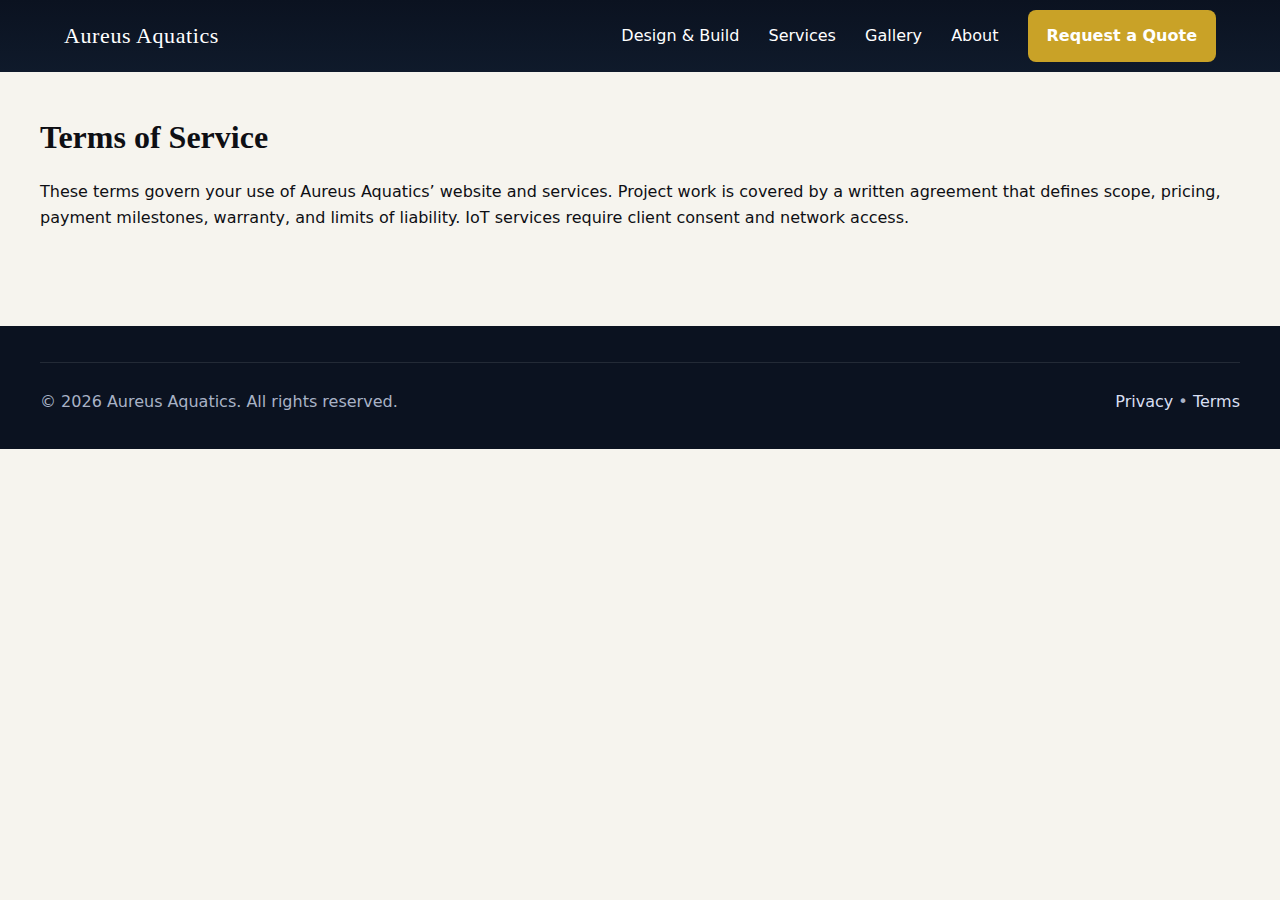
<file: terms.html>
<!doctype html>
<html lang="en"><head>
  <meta charset="utf-8"><meta name="viewport" content="width=device-width, initial-scale=1">
  <title>Terms of Service | Aureus Aquatics</title>
  <meta name="description" content="Terms of service for Aureus Aquatics website and services.">
  <link rel="stylesheet" href="/css/styles.css"><link rel="icon" href="/assets/favicon.svg" type="image/svg+xml">
</head><body class="theme">
<header class="site-header"><div class="container nav">
  <a class="brand wordmark" href="/index.html">Aureus Aquatics</a>
  <nav class="primary-nav" id="nav">
    <a href="/design-build.html">Design &amp; Build</a>
    <a href="/services.html">Services</a>
    <a href="/gallery.html">Gallery</a>
    <a href="/about.html">About</a>
    <a class="btn btn-gold" href="/contact.html">Request a Quote</a>
  </nav><button class="hamburger" onclick="toggleNav()"><span></span><span></span><span></span></button>
</div></header>

<section class="container page-legal">
  <h1>Terms of Service</h1>
  <p>These terms govern your use of Aureus Aquatics’ website and services. Project work is covered by a written agreement that defines scope, pricing, payment milestones, warranty, and limits of liability. IoT services require client consent and network access.</p>
</section>

<footer class="site-footer"><div class="container fineprint"><p>© <span id="year"></span> Aureus Aquatics. All rights reserved.</p><p><a href="/privacy.html">Privacy</a> • <a href="/terms.html">Terms</a></p></div></footer>
<script src="/js/main.js"></script>
</body></html>
</file>
<file: css/styles.css>
:root{--navy:#0B1220;--navy2:#0F1A2B;--gold:#C9A227;--gold2:#B28F24;--sand:#F6F4EE;--ink:#0E0F14;--slate:#465368;--white:#FFFFFF}
*{box-sizing:border-box}html,body{margin:0;padding:0;background:var(--sand);color:var(--ink)}
body{font-family:Inter,system-ui,-apple-system,Segoe UI,Roboto,Arial,sans-serif;line-height:1.6}
h1,h2,h3,h4{font-family:"Playfair Display",Georgia,serif;margin:0 0 .5rem;color:var(--ink)}
a{color:var(--ink);text-decoration:none}a:hover{text-decoration:underline}
.container{max-width:1200px;padding:0 24px;margin:0 auto}
.site-header{position:sticky;top:0;z-index:10;background:linear-gradient(180deg,var(--navy),var(--navy2))}
.site-header .nav{display:flex;align-items:center;justify-content:space-between;height:72px}
.brand.wordmark{color:#fff;font-family:"Playfair Display",Georgia,serif;font-size:22px;letter-spacing:.6px}
.primary-nav a{color:#fff;margin-left:24px}
.btn{display:inline-block;padding:12px 18px;border-radius:8px;border:1px solid transparent;font-weight:600}
.btn-gold{background:var(--gold);color:var(--ink)}.btn-gold:hover{background:var(--gold2)}
.btn-ghost{border-color:rgba(255,255,255,.3);color:#fff}.btn-ghost:hover{background:rgba(255,255,255,.1)}
.hamburger{display:none;background:none;border:none}.hamburger span{display:block;width:24px;height:2px;background:#fff;margin:5px 0}
.hero{background:linear-gradient(90deg,var(--navy),var(--navy2));color:#fff;padding:64px 0}
.hero-inner{display:grid;gap:40px;grid-template-columns:1.2fr 1fr;align-items:center}
.hero-copy h1{color:#fff;font-size:clamp(32px,4vw,56px);line-height:1.05}
.hero-copy p{color:#E6E9F2;font-size:18px}
.cta-row{display:flex;gap:14px;margin:12px 0 8px}
.trust{list-style:none;padding:0;margin:10px 0 0;display:flex;gap:18px;color:#C7CEDB;font-size:14px}
.hero-media img{width:100%;border-radius:16px;box-shadow:0 20px 60px rgba(0,0,0,.35)}
.promises{padding:10px 0 0}
.promise-list{list-style:none;display:flex;flex-wrap:wrap;gap:16px 28px;padding:0;margin:12px 0 0}
.promise-list li::before{content:"• ";color:var(--gold)}
.pillars{display:grid;grid-template-columns:repeat(3,1fr);gap:22px;padding:48px 0}
.pillar{background:#fff;padding:22px;border-radius:14px;box-shadow:0 10px 30px rgba(0,0,0,.06)}
.link{color:var(--gold);font-weight:600}
.band{padding:56px 0}
.band-dark{background:var(--navy);color:#fff}.band-dark h2{color:#fff}
.band-grid{display:grid;grid-template-columns:1.1fr .9fr;gap:28px}
.spec-list{list-style:none;padding-left:0}.spec-list li::before{content:"• ";color:var(--gold)}
.center{text-align:center}.cta{padding:56px 0}.page-hero{padding:40px 0}
.grid-2{display:grid;grid-template-columns:1fr 1fr;gap:24px}
.card{background:#fff;padding:22px;border-radius:14px;box-shadow:0 10px 30px rgba(0,0,0,.06)}
.check{list-style:none;padding-left:0}.check li::before{content:"✓ ";color:var(--gold);font-weight:700}
.timeline{padding-left:18px}
.spec-cards{display:grid;grid-template-columns:repeat(3,1fr);gap:20px}
.gallery-grid{display:grid;grid-template-columns:repeat(4,1fr);gap:10px;padding-bottom:40px}
.gallery-grid img{width:100%;border-radius:10px}
.form .field{display:flex;flex-direction:column;gap:6px;margin-bottom:14px}
.form input,.form select,.form textarea{padding:12px;border:1px solid #D8DEE8;border-radius:10px;font-size:16px}
.form button{margin-top:8px}
.site-footer{background:var(--navy);color:#fff;padding-top:36px}
.footer-grid{display:grid;grid-template-columns:1.2fr 1fr 1fr 1fr;gap:20px;padding-bottom:16px}
.site-footer a{color:#D8DFF1}
.wordmark-foot{font-family:"Playfair Display",Georgia,serif;font-size:20px;margin-bottom:8px}
.subscribe input{width:100%;margin-bottom:8px}
.fineprint{display:flex;justify-content:space-between;border-top:1px solid rgba(255,255,255,.1);padding:10px 0 18px;color:#A9B2C6}
.note{color:var(--slate);font-size:12px;display:block;margin-top:6px}
.page-legal{padding:40px 0 80px}
@media (max-width:980px){
  .hero-inner{grid-template-columns:1fr}
  .promise-list{display:block}
  .pillars{grid-template-columns:1fr}
  .spec-cards{grid-template-columns:1fr}
  .band-grid{grid-template-columns:1fr}
  .gallery-grid{grid-template-columns:repeat(2,1fr)}
  .grid-2{grid-template-columns:1fr}
  .primary-nav{display:none;position:absolute;top:72px;left:0;right:0;background:var(--navy2);padding:16px 24px}
  .primary-nav a{display:block;margin:10px 0}
  .hamburger{display:block}
}
</file>
